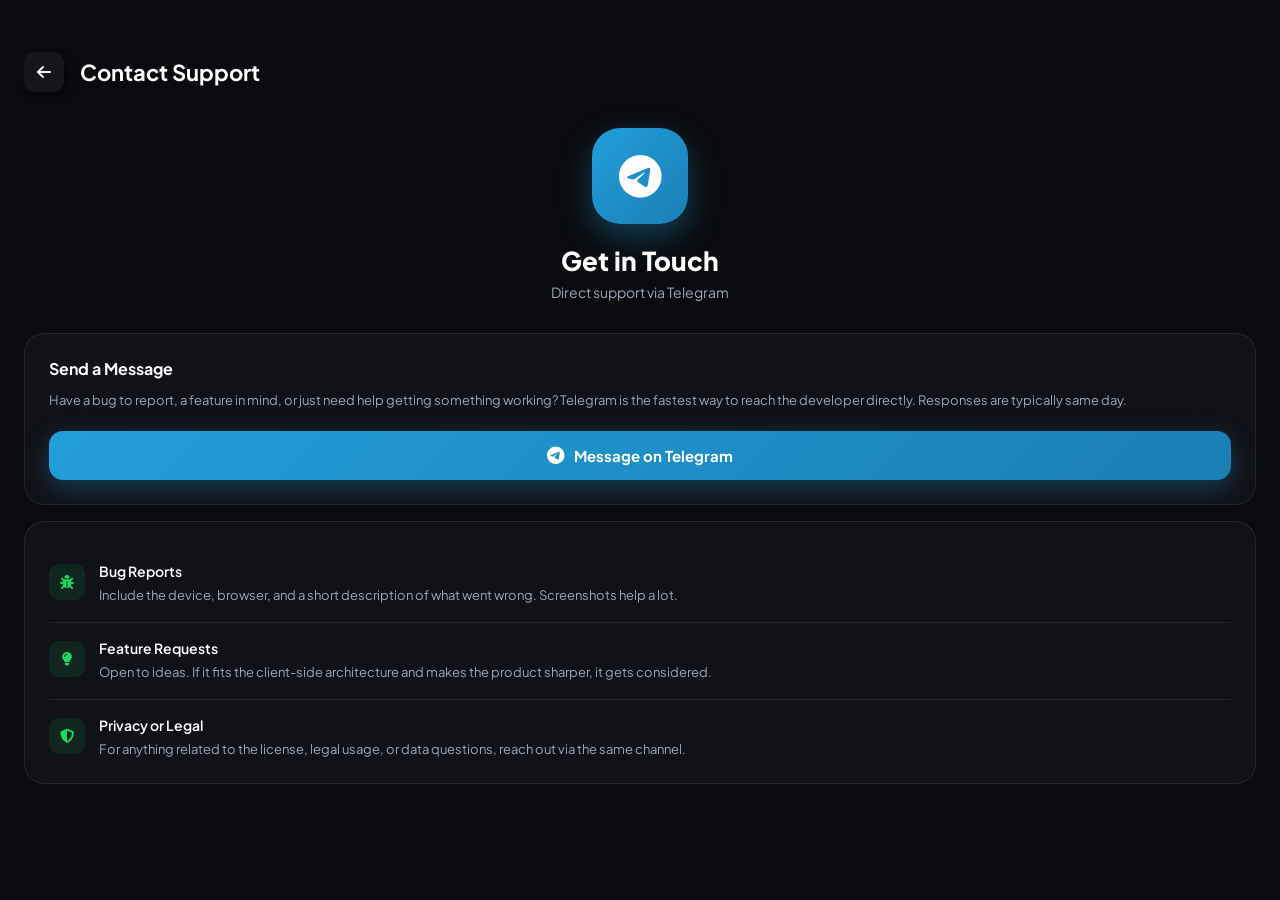
<file: contact.html>
<!DOCTYPE html>
<html lang="en">
<head>
    <meta charset="UTF-8">
    <meta name="viewport" content="width=device-width, initial-scale=1.0, maximum-scale=1.0, user-scalable=no">
    <title>Contact | Octave</title>
    <link rel="stylesheet" href="css/style.css">
    <link rel="stylesheet" href="https://cdnjs.cloudflare.com/ajax/libs/font-awesome/6.5.0/css/all.min.css">
    <link rel="preconnect" href="https://fonts.googleapis.com">
    <link rel="preconnect" href="https://fonts.gstatic.com" crossorigin>
    <link href="https://fonts.googleapis.com/css2?family=Plus+Jakarta+Sans:wght@400;500;600;700;800&display=swap" rel="stylesheet">
    <style>
        .contact-page-wrap {
            min-height: 100dvh;
            background: var(--bg-deep);
            overflow-y: auto;
            -webkit-overflow-scrolling: touch;
        }
        .contact-inner {
            padding: 0 24px calc(env(safe-area-inset-bottom, 0px) + 60px) 24px;
        }
        .contact-header {
            display: flex;
            align-items: center;
            gap: 16px;
            padding-top: 52px;
            padding-bottom: 36px;
        }
        .contact-header .icon-btn {
            width: 40px;
            height: 40px;
            background: var(--bg-surface);
            border-radius: 10px;
            display: flex;
            align-items: center;
            justify-content: center;
            font-size: 16px;
            flex-shrink: 0;
            box-shadow: var(--shadow-soft);
        }
        .contact-header h1 {
            font-size: 22px;
            font-weight: 700;
        }
        .contact-hero {
            text-align: center;
            margin-bottom: 32px;
        }
        .contact-avatar {
            width: 96px;
            height: 96px;
            background: linear-gradient(135deg, #229ED9 0%, #1A7FB5 100%);
            border-radius: 28px;
            display: flex;
            align-items: center;
            justify-content: center;
            font-size: 44px;
            color: #fff;
            margin: 0 auto 20px;
            box-shadow: 0 12px 32px rgba(34, 158, 217, 0.35);
        }
        .contact-hero h2 {
            font-size: 26px;
            font-weight: 800;
            margin-bottom: 6px;
        }
        .contact-hero p {
            color: var(--text-secondary);
            font-size: 14px;
        }
        .contact-card {
            background: var(--glass-bg);
            backdrop-filter: blur(16px);
            -webkit-backdrop-filter: blur(16px);
            border: 1px solid var(--glass-border);
            border-radius: 20px;
            padding: 24px;
            margin-bottom: 16px;
        }
        .contact-card h3 {
            font-size: 16px;
            font-weight: 700;
            margin-bottom: 10px;
            color: var(--text-primary);
        }
        .contact-card p {
            color: var(--text-secondary);
            font-size: 13px;
            line-height: 1.7;
            margin-bottom: 20px;
        }
        .telegram-btn {
            display: flex;
            align-items: center;
            justify-content: center;
            gap: 10px;
            width: 100%;
            padding: 15px;
            background: linear-gradient(135deg, #229ED9 0%, #1A7FB5 100%);
            color: #fff;
            text-decoration: none;
            border-radius: 14px;
            font-size: 15px;
            font-weight: 700;
            font-family: 'Plus Jakarta Sans', sans-serif;
            box-shadow: 0 8px 24px rgba(34, 158, 217, 0.3);
            transition: opacity 0.2s;
        }
        .telegram-btn:active {
            opacity: 0.85;
        }
        .info-row {
            display: flex;
            align-items: flex-start;
            gap: 14px;
            padding: 16px 0;
            border-bottom: 1px solid var(--glass-border);
        }
        .info-row:last-child {
            border-bottom: none;
            padding-bottom: 0;
        }
        .info-icon {
            width: 36px;
            height: 36px;
            background: rgba(30, 215, 96, 0.1);
            border-radius: 10px;
            display: flex;
            align-items: center;
            justify-content: center;
            font-size: 14px;
            color: var(--accent);
            flex-shrink: 0;
            margin-top: 2px;
        }
        .info-text strong {
            display: block;
            font-size: 14px;
            font-weight: 600;
            color: var(--text-primary);
            margin-bottom: 3px;
        }
        .info-text span {
            font-size: 13px;
            color: var(--text-secondary);
            line-height: 1.6;
        }
    </style>
</head>
<body style="margin: 0; overflow: hidden;">
    <div class="contact-page-wrap">
        <div class="contact-inner">

            <div class="contact-header">
                <a href="index.html" class="icon-btn" style="text-decoration: none; color: var(--text-primary);">
                    <i class="fa-solid fa-arrow-left"></i>
                </a>
                <h1>Contact Support</h1>
            </div>

            <div class="contact-hero">
                <div class="contact-avatar">
                    <i class="fa-brands fa-telegram"></i>
                </div>
                <h2>Get in Touch</h2>
                <p>Direct support via Telegram</p>
            </div>

            <div class="contact-card">
                <h3>Send a Message</h3>
                <p>Have a bug to report, a feature in mind, or just need help getting something working? Telegram is the fastest way to reach the developer directly. Responses are typically same day.</p>
                <a href="https://t.me/ucvezw" target="_blank" class="telegram-btn">
                    <i class="fa-brands fa-telegram" style="font-size: 18px;"></i>
                    Message on Telegram
                </a>
            </div>

            <div class="contact-card">
                <div class="info-row">
                    <div class="info-icon"><i class="fa-solid fa-bug"></i></div>
                    <div class="info-text">
                        <strong>Bug Reports</strong>
                        <span>Include the device, browser, and a short description of what went wrong. Screenshots help a lot.</span>
                    </div>
                </div>
                <div class="info-row">
                    <div class="info-icon"><i class="fa-solid fa-lightbulb"></i></div>
                    <div class="info-text">
                        <strong>Feature Requests</strong>
                        <span>Open to ideas. If it fits the client-side architecture and makes the product sharper, it gets considered.</span>
                    </div>
                </div>
                <div class="info-row">
                    <div class="info-icon"><i class="fa-solid fa-shield-halved"></i></div>
                    <div class="info-text">
                        <strong>Privacy or Legal</strong>
                        <span>For anything related to the license, legal usage, or data questions, reach out via the same channel.</span>
                    </div>
                </div>
            </div>

        </div>
    </div>
</body>
</html>
</file>
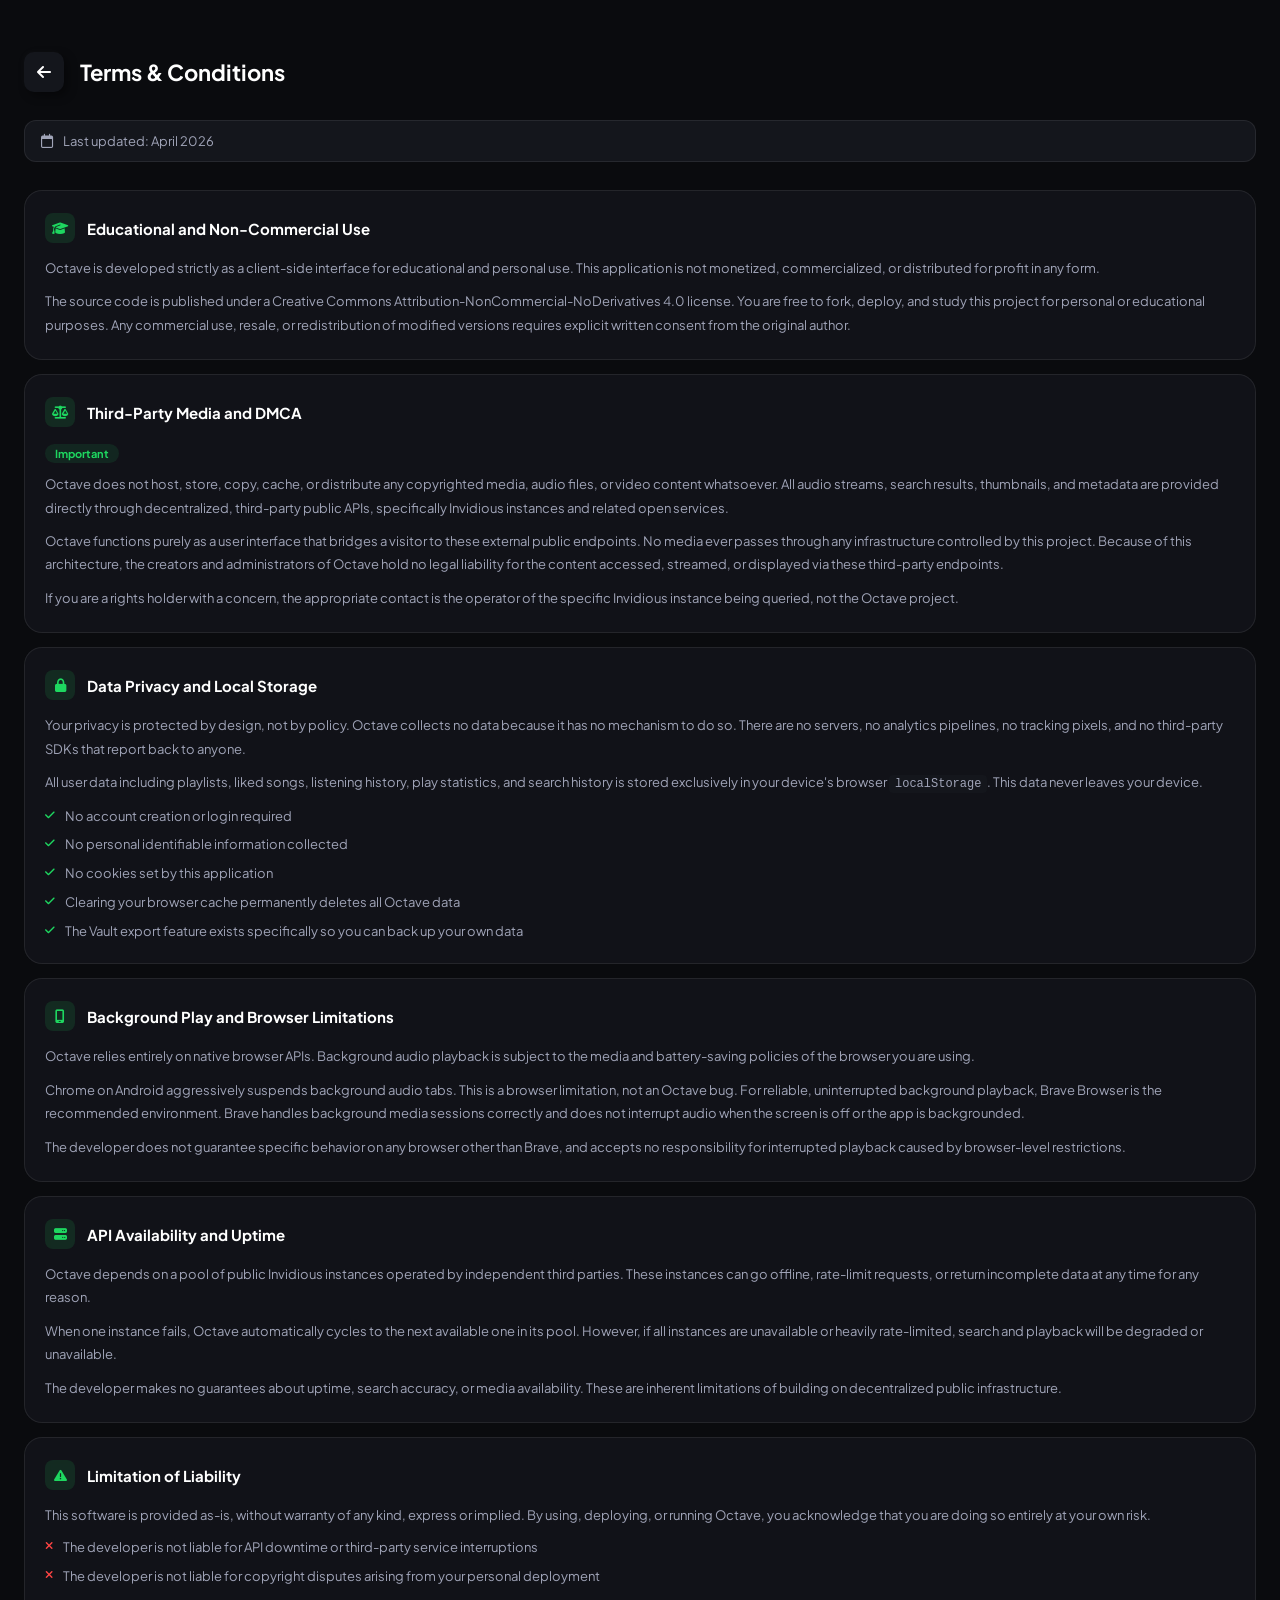
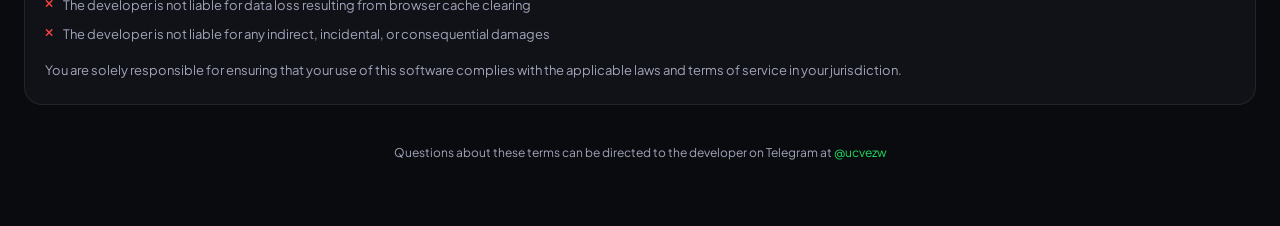
<file: terms (1).html>
<!DOCTYPE html>
<html lang="en">
<head>
    <meta charset="UTF-8">
    <meta name="viewport" content="width=device-width, initial-scale=1.0, maximum-scale=1.0, user-scalable=no">
    <title>Terms &amp; Conditions | Octave</title>
    <link rel="stylesheet" href="css/style.css">
    <link rel="stylesheet" href="https://cdnjs.cloudflare.com/ajax/libs/font-awesome/6.5.0/css/all.min.css">
    <link rel="preconnect" href="https://fonts.googleapis.com">
    <link rel="preconnect" href="https://fonts.gstatic.com" crossorigin>
    <link href="https://fonts.googleapis.com/css2?family=Plus+Jakarta+Sans:wght@400;500;600;700;800&display=swap" rel="stylesheet">
    <style>
        .terms-page-wrap {
            min-height: 100dvh;
            background: var(--bg-deep);
            overflow-y: auto;
            -webkit-overflow-scrolling: touch;
        }
        .terms-inner {
            padding: 0 24px calc(env(safe-area-inset-bottom, 0px) + 60px) 24px;
        }
        .terms-header {
            display: flex;
            align-items: center;
            gap: 16px;
            padding-top: 52px;
            padding-bottom: 28px;
        }
        .terms-header .icon-btn {
            width: 40px;
            height: 40px;
            background: var(--bg-surface);
            border-radius: 10px;
            display: flex;
            align-items: center;
            justify-content: center;
            font-size: 16px;
            flex-shrink: 0;
            box-shadow: var(--shadow-soft);
            color: var(--text-primary);
            text-decoration: none;
        }
        .terms-header h1 {
            font-size: 22px;
            font-weight: 700;
        }
        .terms-meta {
            display: flex;
            align-items: center;
            gap: 10px;
            margin-bottom: 28px;
            padding: 12px 16px;
            background: var(--bg-surface);
            border-radius: 12px;
            border: 1px solid var(--glass-border);
        }
        .terms-meta i {
            color: var(--text-secondary);
            font-size: 14px;
        }
        .terms-meta span {
            color: var(--text-secondary);
            font-size: 13px;
        }
        .terms-section {
            background: var(--glass-bg);
            backdrop-filter: blur(16px);
            -webkit-backdrop-filter: blur(16px);
            border: 1px solid var(--glass-border);
            border-radius: 18px;
            padding: 22px 20px;
            margin-bottom: 14px;
        }
        .terms-section-header {
            display: flex;
            align-items: center;
            gap: 12px;
            margin-bottom: 14px;
        }
        .section-num {
            width: 30px;
            height: 30px;
            background: rgba(30, 215, 96, 0.12);
            border-radius: 8px;
            display: flex;
            align-items: center;
            justify-content: center;
            font-size: 12px;
            font-weight: 800;
            color: var(--accent);
            flex-shrink: 0;
        }
        .section-icon {
            width: 30px;
            height: 30px;
            background: rgba(30, 215, 96, 0.12);
            border-radius: 8px;
            display: flex;
            align-items: center;
            justify-content: center;
            font-size: 13px;
            color: var(--accent);
            flex-shrink: 0;
        }
        .terms-section h3 {
            font-size: 15px;
            font-weight: 700;
            color: var(--text-primary);
        }
        .terms-section p {
            font-size: 13px;
            color: var(--text-secondary);
            line-height: 1.8;
        }
        .terms-section p + p {
            margin-top: 10px;
        }
        .highlight-pill {
            display: inline-block;
            background: rgba(30, 215, 96, 0.1);
            color: var(--accent);
            font-size: 11px;
            font-weight: 700;
            padding: 3px 10px;
            border-radius: 20px;
            margin-bottom: 10px;
        }
        .bullet-list {
            list-style: none;
            padding: 0;
            margin: 10px 0 0 0;
            display: flex;
            flex-direction: column;
            gap: 8px;
        }
        .bullet-list li {
            display: flex;
            align-items: flex-start;
            gap: 10px;
            font-size: 13px;
            color: var(--text-secondary);
            line-height: 1.6;
        }
        .bullet-list li i {
            font-size: 11px;
            color: var(--accent);
            margin-top: 4px;
            flex-shrink: 0;
        }
        .terms-footer {
            text-align: center;
            padding: 24px 0 4px;
        }
        .terms-footer p {
            font-size: 12px;
            color: var(--text-secondary);
            line-height: 1.7;
        }
        .terms-footer a {
            color: var(--accent);
            text-decoration: none;
        }
    </style>
</head>
<body style="margin: 0; overflow: hidden;">
    <div class="terms-page-wrap">
        <div class="terms-inner">

            <div class="terms-header">
                <a href="index.html" class="icon-btn">
                    <i class="fa-solid fa-arrow-left"></i>
                </a>
                <h1>Terms &amp; Conditions</h1>
            </div>

            <div class="terms-meta">
                <i class="fa-regular fa-calendar"></i>
                <span>Last updated: April 2026</span>
            </div>

            <div class="terms-section">
                <div class="terms-section-header">
                    <div class="section-icon"><i class="fa-solid fa-graduation-cap"></i></div>
                    <h3>Educational and Non-Commercial Use</h3>
                </div>
                <p>Octave is developed strictly as a client-side interface for educational and personal use. This application is not monetized, commercialized, or distributed for profit in any form.</p>
                <p>The source code is published under a Creative Commons Attribution-NonCommercial-NoDerivatives 4.0 license. You are free to fork, deploy, and study this project for personal or educational purposes. Any commercial use, resale, or redistribution of modified versions requires explicit written consent from the original author.</p>
            </div>

            <div class="terms-section">
                <div class="terms-section-header">
                    <div class="section-icon"><i class="fa-solid fa-scale-balanced"></i></div>
                    <h3>Third-Party Media and DMCA</h3>
                </div>
                <span class="highlight-pill">Important</span>
                <p>Octave does not host, store, copy, cache, or distribute any copyrighted media, audio files, or video content whatsoever. All audio streams, search results, thumbnails, and metadata are provided directly through decentralized, third-party public APIs, specifically Invidious instances and related open services.</p>
                <p>Octave functions purely as a user interface that bridges a visitor to these external public endpoints. No media ever passes through any infrastructure controlled by this project. Because of this architecture, the creators and administrators of Octave hold no legal liability for the content accessed, streamed, or displayed via these third-party endpoints.</p>
                <p>If you are a rights holder with a concern, the appropriate contact is the operator of the specific Invidious instance being queried, not the Octave project.</p>
            </div>

            <div class="terms-section">
                <div class="terms-section-header">
                    <div class="section-icon"><i class="fa-solid fa-lock"></i></div>
                    <h3>Data Privacy and Local Storage</h3>
                </div>
                <p>Your privacy is protected by design, not by policy. Octave collects no data because it has no mechanism to do so. There are no servers, no analytics pipelines, no tracking pixels, and no third-party SDKs that report back to anyone.</p>
                <p>All user data including playlists, liked songs, listening history, play statistics, and search history is stored exclusively in your device's browser <code style="background: var(--bg-surface); padding: 2px 6px; border-radius: 4px; font-size: 12px;">localStorage</code>. This data never leaves your device.</p>
                <ul class="bullet-list">
                    <li><i class="fa-solid fa-check"></i> No account creation or login required</li>
                    <li><i class="fa-solid fa-check"></i> No personal identifiable information collected</li>
                    <li><i class="fa-solid fa-check"></i> No cookies set by this application</li>
                    <li><i class="fa-solid fa-check"></i> Clearing your browser cache permanently deletes all Octave data</li>
                    <li><i class="fa-solid fa-check"></i> The Vault export feature exists specifically so you can back up your own data</li>
                </ul>
            </div>

            <div class="terms-section">
                <div class="terms-section-header">
                    <div class="section-icon"><i class="fa-solid fa-mobile-screen"></i></div>
                    <h3>Background Play and Browser Limitations</h3>
                </div>
                <p>Octave relies entirely on native browser APIs. Background audio playback is subject to the media and battery-saving policies of the browser you are using.</p>
                <p>Chrome on Android aggressively suspends background audio tabs. This is a browser limitation, not an Octave bug. For reliable, uninterrupted background playback, Brave Browser is the recommended environment. Brave handles background media sessions correctly and does not interrupt audio when the screen is off or the app is backgrounded.</p>
                <p>The developer does not guarantee specific behavior on any browser other than Brave, and accepts no responsibility for interrupted playback caused by browser-level restrictions.</p>
            </div>

            <div class="terms-section">
                <div class="terms-section-header">
                    <div class="section-icon"><i class="fa-solid fa-server"></i></div>
                    <h3>API Availability and Uptime</h3>
                </div>
                <p>Octave depends on a pool of public Invidious instances operated by independent third parties. These instances can go offline, rate-limit requests, or return incomplete data at any time for any reason.</p>
                <p>When one instance fails, Octave automatically cycles to the next available one in its pool. However, if all instances are unavailable or heavily rate-limited, search and playback will be degraded or unavailable.</p>
                <p>The developer makes no guarantees about uptime, search accuracy, or media availability. These are inherent limitations of building on decentralized public infrastructure.</p>
            </div>

            <div class="terms-section">
                <div class="terms-section-header">
                    <div class="section-icon"><i class="fa-solid fa-triangle-exclamation"></i></div>
                    <h3>Limitation of Liability</h3>
                </div>
                <p>This software is provided as-is, without warranty of any kind, express or implied. By using, deploying, or running Octave, you acknowledge that you are doing so entirely at your own risk.</p>
                <ul class="bullet-list">
                    <li><i class="fa-solid fa-xmark" style="color: #ff4444;"></i> The developer is not liable for API downtime or third-party service interruptions</li>
                    <li><i class="fa-solid fa-xmark" style="color: #ff4444;"></i> The developer is not liable for copyright disputes arising from your personal deployment</li>
                    <li><i class="fa-solid fa-xmark" style="color: #ff4444;"></i> The developer is not liable for data loss resulting from browser cache clearing</li>
                    <li><i class="fa-solid fa-xmark" style="color: #ff4444;"></i> The developer is not liable for any indirect, incidental, or consequential damages</li>
                </ul>
                <p style="margin-top: 14px;">You are solely responsible for ensuring that your use of this software complies with the applicable laws and terms of service in your jurisdiction.</p>
            </div>

            <div class="terms-footer">
                <p>Questions about these terms can be directed to the developer on Telegram at <a href="https://t.me/ucvezw">@ucvezw</a></p>
            </div>

        </div>
    </div>
</body>
</html>
</file>
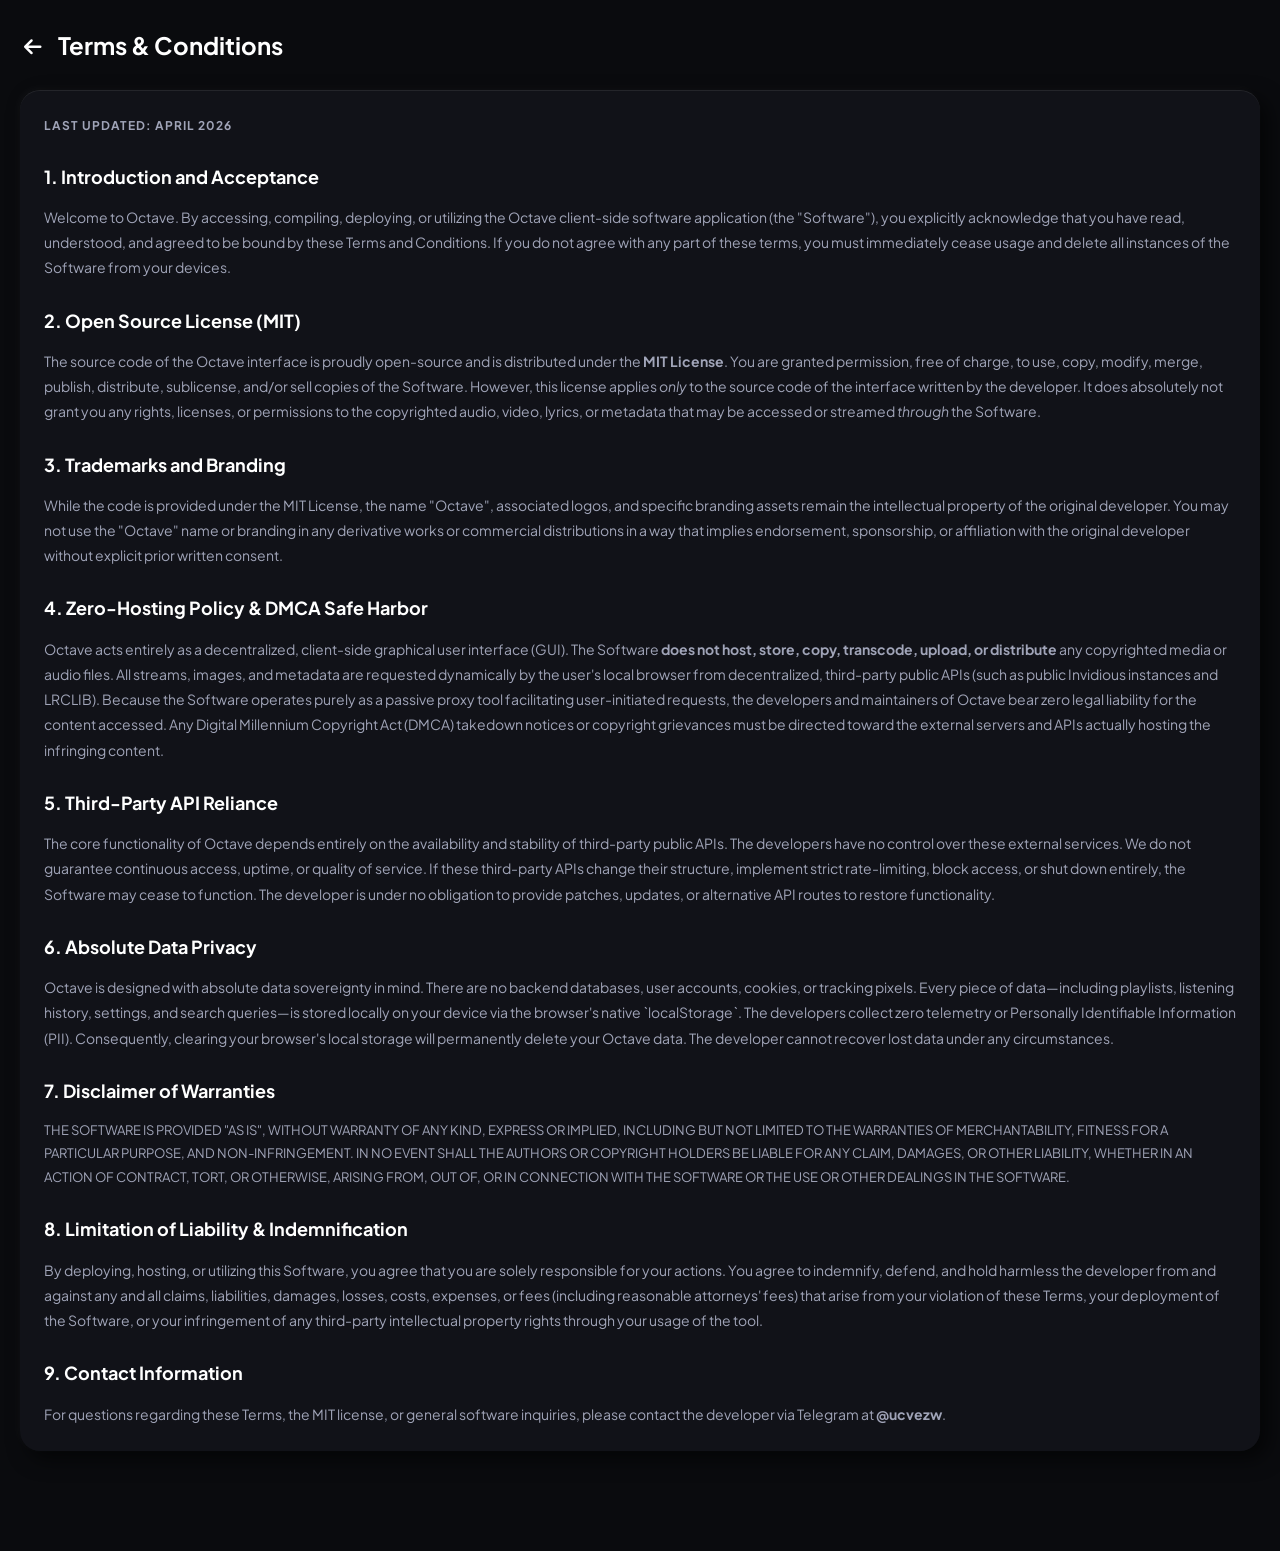
<file: terms.html>
<!DOCTYPE html>
<html lang="en">
<head>
    <meta charset="UTF-8">
    <meta name="viewport" content="width=device-width, initial-scale=1.0, maximum-scale=1.0, user-scalable=no">
    <title>Terms & Conditions | Octave</title>
    <link rel="stylesheet" href="css/style.css">
    <link rel="stylesheet" href="https://cdnjs.cloudflare.com/ajax/libs/font-awesome/6.5.0/css/all.min.css">
    <link rel="preconnect" href="https://fonts.googleapis.com">
    <link rel="preconnect" href="https://fonts.gstatic.com" crossorigin>
    <link href="https://fonts.googleapis.com/css2?family=Plus+Jakarta+Sans:wght@400;500;600;700;800&display=swap" rel="stylesheet">
</head>
<body style="overflow-y: auto; overflow-x: hidden;">
    <div class="mobile-app" style="display: block; padding: 20px 20px 180px 20px; box-sizing: border-box; width: 100%; min-height: 100vh;">
        
        <div style="display: flex; align-items: center; gap: 16px; margin-bottom: 30px; margin-top: 10px; padding-left: 4px;">
            <a href="index.html" class="icon-btn" style="text-decoration: none;"><i class="fa-solid fa-arrow-left"></i></a>
            <h1 style="font-size: 24px; font-weight: 700;">Terms & Conditions</h1>
        </div>

        <div class="glass-panel shadow-heavy" style="padding: 24px; border-radius: 20px; line-height: 1.8; color: var(--text-secondary); font-size: 14px;">
            <p style="margin-bottom: 24px; font-size: 12px; text-transform: uppercase; letter-spacing: 1px;"><strong>Last Updated: April 2026</strong></p>

            <h3 style="color: var(--text-primary); margin-bottom: 12px; font-size: 18px;">1. Introduction and Acceptance</h3>
            <p style="margin-bottom: 24px;">Welcome to Octave. By accessing, compiling, deploying, or utilizing the Octave client-side software application (the "Software"), you explicitly acknowledge that you have read, understood, and agreed to be bound by these Terms and Conditions. If you do not agree with any part of these terms, you must immediately cease usage and delete all instances of the Software from your devices.</p>

            <h3 style="color: var(--text-primary); margin-bottom: 12px; font-size: 18px;">2. Open Source License (MIT)</h3>
            <p style="margin-bottom: 24px;">The source code of the Octave interface is proudly open-source and is distributed under the <strong>MIT License</strong>. You are granted permission, free of charge, to use, copy, modify, merge, publish, distribute, sublicense, and/or sell copies of the Software. However, this license applies <em>only</em> to the source code of the interface written by the developer. It does absolutely not grant you any rights, licenses, or permissions to the copyrighted audio, video, lyrics, or metadata that may be accessed or streamed <em>through</em> the Software.</p>

            <h3 style="color: var(--text-primary); margin-bottom: 12px; font-size: 18px;">3. Trademarks and Branding</h3>
            <p style="margin-bottom: 24px;">While the code is provided under the MIT License, the name "Octave", associated logos, and specific branding assets remain the intellectual property of the original developer. You may not use the "Octave" name or branding in any derivative works or commercial distributions in a way that implies endorsement, sponsorship, or affiliation with the original developer without explicit prior written consent.</p>

            <h3 style="color: var(--text-primary); margin-bottom: 12px; font-size: 18px;">4. Zero-Hosting Policy & DMCA Safe Harbor</h3>
            <p style="margin-bottom: 24px;">Octave acts entirely as a decentralized, client-side graphical user interface (GUI). The Software <strong>does not host, store, copy, transcode, upload, or distribute</strong> any copyrighted media or audio files. All streams, images, and metadata are requested dynamically by the user's local browser from decentralized, third-party public APIs (such as public Invidious instances and LRCLIB). Because the Software operates purely as a passive proxy tool facilitating user-initiated requests, the developers and maintainers of Octave bear zero legal liability for the content accessed. Any Digital Millennium Copyright Act (DMCA) takedown notices or copyright grievances must be directed toward the external servers and APIs actually hosting the infringing content.</p>

            <h3 style="color: var(--text-primary); margin-bottom: 12px; font-size: 18px;">5. Third-Party API Reliance</h3>
            <p style="margin-bottom: 24px;">The core functionality of Octave depends entirely on the availability and stability of third-party public APIs. The developers have no control over these external services. We do not guarantee continuous access, uptime, or quality of service. If these third-party APIs change their structure, implement strict rate-limiting, block access, or shut down entirely, the Software may cease to function. The developer is under no obligation to provide patches, updates, or alternative API routes to restore functionality.</p>

            <h3 style="color: var(--text-primary); margin-bottom: 12px; font-size: 18px;">6. Absolute Data Privacy</h3>
            <p style="margin-bottom: 24px;">Octave is designed with absolute data sovereignty in mind. There are no backend databases, user accounts, cookies, or tracking pixels. Every piece of data—including playlists, listening history, settings, and search queries—is stored locally on your device via the browser's native `localStorage`. The developers collect zero telemetry or Personally Identifiable Information (PII). Consequently, clearing your browser's local storage will permanently delete your Octave data. The developer cannot recover lost data under any circumstances.</p>

            <h3 style="color: var(--text-primary); margin-bottom: 12px; font-size: 18px;">7. Disclaimer of Warranties</h3>
            <p style="margin-bottom: 24px; text-transform: uppercase; font-size: 13px;">The Software is provided "as is", without warranty of any kind, express or implied, including but not limited to the warranties of merchantability, fitness for a particular purpose, and non-infringement. In no event shall the authors or copyright holders be liable for any claim, damages, or other liability, whether in an action of contract, tort, or otherwise, arising from, out of, or in connection with the Software or the use or other dealings in the Software.</p>

            <h3 style="color: var(--text-primary); margin-bottom: 12px; font-size: 18px;">8. Limitation of Liability & Indemnification</h3>
            <p style="margin-bottom: 24px;">By deploying, hosting, or utilizing this Software, you agree that you are solely responsible for your actions. You agree to indemnify, defend, and hold harmless the developer from and against any and all claims, liabilities, damages, losses, costs, expenses, or fees (including reasonable attorneys' fees) that arise from your violation of these Terms, your deployment of the Software, or your infringement of any third-party intellectual property rights through your usage of the tool.</p>

            <h3 style="color: var(--text-primary); margin-bottom: 12px; font-size: 18px;">9. Contact Information</h3>
            <p>For questions regarding these Terms, the MIT license, or general software inquiries, please contact the developer via Telegram at <strong>@ucvezw</strong>.</p>
        </div>
        
        <div style="height: 100px; width: 100%;"></div>
    </div>
</body>
</html>
</file>
<file: css/style.css>
@import url('https://fonts.googleapis.com/css2?family=Bebas+Neue&family=Dancing+Script:wght@700&family=Inter:wght@400;700&family=Kanit:wght@300;800&family=Lora:ital@1&family=Montserrat:wght@800&family=Oswald:wght@500&family=Playfair+Display:ital,wght@1,700&family=Plus+Jakarta+Sans:wght@400;500;600;700;800&family=Roboto+Mono:wght@500&display=swap');

:root {
    /* Premium Dark Palette */
    --bg-deep: #0a0b0e;
    --bg-surface: #14161c;
    --accent: #1ed760; /* Octave Green */
    --text-primary: #ffffff;
    --text-secondary: #a0a4b8;
    
    /* Glassmorphism */
    --glass-bg: rgba(20, 22, 28, 0.75);
    --glass-border: rgba(255, 255, 255, 0.08);
    
    /* Heavy Duty Shadows */
    --shadow-soft: 4px 4px 10px rgba(0, 0, 0, 0.4), -2px -2px 6px rgba(255, 255, 255, 0.02);
    --shadow-heavy: 8px 8px 20px rgba(0, 0, 0, 0.6), -2px -2px 8px rgba(255, 255, 255, 0.03);
}

* {
    box-sizing: border-box;
    margin: 0;
    padding: 0;
    -webkit-tap-highlight-color: transparent;
}

body {
    font-family: 'Plus Jakarta Sans', sans-serif;
    background-color: var(--bg-deep);
    color: var(--text-primary);
    overflow: hidden; /* Lock body */
    height: 100dvh; /* Mobile viewport height fix */
}

/* Base App Structure */
.mobile-app {
    position: relative;
    height: 100%;
    width: 100%;
    display: flex;
    flex-direction: column;
}

/* Scroll Utilities (Hidden scrollbars for clean mobile UI) */
.scroll-y { overflow-y: auto; overflow-x: hidden; }
.scroll-x { overflow-x: auto; overflow-y: hidden; white-space: nowrap; }
.scroll-y::-webkit-scrollbar, .scroll-x::-webkit-scrollbar { display: none; }
.scroll-y, .scroll-x { -ms-overflow-style: none; scrollbar-width: none; }

.main-content {
    flex: 1;
    padding-bottom: 20px;
}

.bottom-spacer {
    height: 160px; /* Space for mini-player and bottom nav */
}

/* --- HEADER & CHIPS --- */
.app-header {
    padding: 40px 20px 20px 20px;
    background: linear-gradient(to bottom, rgba(30, 215, 96, 0.15) 0%, var(--bg-deep) 100%);
}

.greeting {
    display: flex;
    justify-content: space-between;
    align-items: center;
    margin-bottom: 24px;
}

.greeting h1 {
    font-size: 24px;
    font-weight: 700;
    letter-spacing: -0.5px;
}

.header-actions {
    display: flex;
    gap: 16px;
}

.icon-btn {
    background: transparent;
    border: none;
    color: var(--text-primary);
    font-size: 20px;
    cursor: pointer;
}

.filter-chips {
    display: flex;
    gap: 10px;
    padding-bottom: 5px;
}

.chip {
    background: var(--bg-surface);
    color: var(--text-primary);
    padding: 8px 16px;
    border-radius: 20px;
    font-size: 13px;
    font-weight: 500;
    box-shadow: var(--shadow-soft);
    border: 1px solid rgba(255,255,255,0.02);
}

.chip.active {
    background: var(--accent);
    color: var(--bg-deep);
    font-weight: 600;
}

/* --- SECTIONS & CARDS --- */
.content-section {
    padding: 24px 0 0 20px;
}

.section-title {
    font-size: 20px;
    font-weight: 700;
    margin-bottom: 16px;
}

/* Horizontal Scrolling Cards */
.horizontal-scroll {
    display: flex;
    gap: 16px;
    padding-right: 20px;
}

.square-card {
    width: 140px;
    display: flex;
    flex-direction: column;
    gap: 10px;
}

.card-art {
    width: 140px;
    height: 140px;
    background: #2a2d36;
    border-radius: 12px;
}

.shadow-heavy {
    box-shadow: var(--shadow-heavy);
}

.card-title {
    font-size: 13px;
    font-weight: 600;
    color: var(--text-secondary);
    text-overflow: ellipsis;
    overflow: hidden;
}

/* Vertical Lists */
.vertical-list {
    display: flex;
    flex-direction: column;
    gap: 16px;
    padding-right: 20px;
}

.list-item {
    display: flex;
    align-items: center;
    gap: 14px;
}

.list-art {
    width: 65px;
    height: 65px;
    background: #2a2d36;
    border-radius: 8px;
    flex-shrink: 0;
}

.list-info {
    flex: 1;
    min-width: 0;
}

.list-title {
    font-size: 15px;
    font-weight: 600;
    margin-bottom: 4px;
    white-space: nowrap;
    overflow: hidden;
    text-overflow: ellipsis;
}

.list-subtitle {
    font-size: 13px;
    color: var(--text-secondary);
    white-space: nowrap;
    overflow: hidden;
    text-overflow: ellipsis;
}

/* --- GLASSMORPHISM COMPONENTS --- */
.glass-panel {
    background: var(--glass-bg);
    backdrop-filter: blur(16px);
    -webkit-backdrop-filter: blur(16px);
    border-top: 1px solid var(--glass-border);
}

/* Floating Mini Player */
.mini-player {
    position: fixed;
    bottom: 70px; /* Sits right above nav */
    left: 8px;
    right: 8px;
    border-radius: 12px;
    overflow: hidden;
    z-index: 100;
    box-shadow: 0 10px 30px rgba(0,0,0,0.5);
    border: 1px solid var(--glass-border);
}

.progress-bar-mini {
    height: 2px;
    background: var(--text-primary);
    position: absolute;
    top: 0; left: 0;
    border-radius: 2px;
}

.mini-inner {
    display: flex;
    align-items: center;
    padding: 8px 12px;
    gap: 12px;
}

.mini-art {
    width: 40px;
    height: 40px;
    border-radius: 6px;
    background: #444;
    box-shadow: var(--shadow-soft);
}

.mini-info {
    flex: 1;
    min-width: 0;
}

.mini-title {
    font-size: 13px;
    font-weight: 700;
    white-space: nowrap;
    overflow: hidden;
    text-overflow: ellipsis;
}

.mini-artist {
    font-size: 12px;
    color: var(--accent);
}

.mini-controls {
    display: flex;
    align-items: center;
    gap: 16px;
}

.mini-controls .icon-btn {
    font-size: 18px;
    color: var(--text-primary);
}

/* Bottom Navigation Bar */
.bottom-nav {
    position: fixed;
    bottom: 0;
    left: 0;
    width: 100%;
    height: 65px;
    display: flex;
    justify-content: space-around;
    align-items: center;
    z-index: 90;
    padding-bottom: 5px; /* Safe area adjustment */
}

.nav-item {
    display: flex;
    flex-direction: column;
    align-items: center;
    gap: 4px;
    color: var(--text-secondary);
    cursor: pointer;
    width: 60px;
}

.nav-item i {
    font-size: 20px;
    transition: transform 0.2s;
}

.nav-item span {
    font-size: 10px;
    font-weight: 500;
}

.nav-item.active {
    color: var(--text-primary);
}

.nav-item.active i {
    transform: scale(1.1);
}

/* --- DYNAMIC VIEWS (SEARCH & LIBRARY) --- */
.search-header { 
    padding: 40px 20px 20px 20px; 
    background: var(--bg-deep); 
}

.search-title { 
    font-size: 24px; 
    font-weight: 700; 
    margin-bottom: 16px; 
}

.search-input-wrap { 
    position: relative; 
}

.search-input-wrap i { 
    position: absolute; 
    left: 16px; 
    top: 50%; 
    transform: translateY(-50%); 
    color: var(--text-secondary); 
}

.search-box { 
    width: 100%; 
    background: var(--bg-surface); 
    border: 1px solid var(--glass-border); 
    padding: 14px 14px 14px 44px; 
    border-radius: 8px; 
    color: var(--text-primary); 
    font-family: inherit; 
    font-size: 14px; 
    box-shadow: var(--shadow-soft); 
    outline: none; 
}

.search-box:focus { 
    border-color: var(--accent); 
}

.search-results { 
    padding: 20px; 
    display: flex; 
    flex-direction: column; 
    gap: 12px; 
}

.result-item { 
    display: flex; 
    align-items: center; 
    gap: 14px; 
    padding: 12px; 
    background: var(--bg-surface); 
    border-radius: 8px; 
    box-shadow: var(--shadow-soft); 
    cursor: pointer; 
    transition: background 0.2s; 
}

.result-item:active { 
    background: var(--bg-deep); 
}

.result-thumb { 
    width: 50px; 
    height: 50px; 
    border-radius: 6px; 
    background: #2a2d36; 
    object-fit: cover; 
}

.result-info { 
    flex: 1; 
    min-width: 0; 
}

.result-title { 
    font-size: 14px; 
    font-weight: 600; 
    white-space: nowrap; 
    overflow: hidden; 
    text-overflow: ellipsis; 
    margin-bottom: 4px; 
}

.result-artist { 
    font-size: 12px; 
    color: var(--text-secondary); 
}

.spinner { 
    border: 3px solid rgba(255,255,255,0.1); 
    border-top-color: var(--accent); 
    border-radius: 50%; 
    width: 24px; 
    height: 24px; 
    animation: spin 1s linear infinite; 
    margin: 20px auto; 
}

@keyframes spin { 
    to { transform: rotate(360deg); } 
}

/* --- PERFECTLY FITTING FULL PLAYER (SPOTIFY STYLE) --- */
.full-player-overlay {
    position: fixed;
    top: 100dvh; /* Dynamic Viewport Height prevents mobile UI cutoff */
    left: 0;
    width: 100vw;
    height: 100dvh;
    background: linear-gradient(180deg, #1e2128 0%, var(--bg-deep) 100%);
    z-index: 1000;
    display: flex;
    flex-direction: column;
    padding: 20px;
    padding-bottom: max(20px, env(safe-area-inset-bottom)); /* Safe zone */
    box-sizing: border-box;
    overflow: hidden; /* Hard lock to exactly 1 screen */
    transition: top 0.35s cubic-bezier(0.2, 0.8, 0.2, 1);
    touch-action: none; /* Prevents address bar bouncing and scrolling */
}

.full-player-overlay.active {
    top: 0;
}

.fp-header {
    flex: 0 0 auto;
    display: flex;
    justify-content: space-between;
    align-items: center;
    padding-top: 10px;
    margin-bottom: 20px;
}

.fp-header-title {
    font-size: 12px;
    font-weight: 700;
    letter-spacing: 1px;
    text-transform: uppercase;
    color: var(--text-secondary);
}

.fp-art-container {
    flex: 1 1 auto; 
    min-height: 0; 
    display: flex;
    align-items: center;
    justify-content: center;
    margin-bottom: 30px;
}

#fp-art {
    height: auto;
    max-height: 100%;
    max-width: 100%;
    aspect-ratio: 1/1; 
    object-fit: contain; /* Keeps image sharp and correctly sized */
    border-radius: 12px;
    box-shadow: 0 20px 40px rgba(0,0,0,0.6);
    display: none;
}

.fp-info-row {
    flex: 0 0 auto;
    display: flex;
    justify-content: space-between;
    align-items: center;
    margin-bottom: 20px;
}

.fp-meta {
    flex: 1;
    min-width: 0;
    padding-right: 16px;
}

#fp-title {
    font-size: 22px;
    font-weight: 800;
    margin-bottom: 4px;
    white-space: nowrap;
    overflow: hidden;
    text-overflow: ellipsis;
}

#fp-artist {
    font-size: 16px;
    color: var(--text-secondary);
}

/* Balanced action buttons */
.fp-actions-grid {
    flex: 0 0 auto;
    display: flex;
    justify-content: space-between;
    align-items: center;
    padding: 0;
    margin-bottom: 20px;
}

.fp-actions-grid .icon-btn {
    background: transparent;
    border: none;
    color: var(--text-secondary);
    font-size: 15px;
    font-family: 'Plus Jakarta Sans', sans-serif;
    font-weight: 600;
    display: flex;
    align-items: center;
    gap: 8px;
    padding: 8px 12px;
    cursor: pointer;
    transition: color 0.2s;
}

.fp-actions-grid .icon-btn i {
    font-size: 18px;
}

.fp-actions-grid .icon-btn:active {
    color: var(--text-primary);
}

.fp-progress-section {
    flex: 0 0 auto;
    margin-bottom: 20px;
}

.fp-progress-bar {
    width: 100%;
    height: 4px;
    background: rgba(255,255,255,0.25); /* Made brighter to fix missing line */
    border-radius: 2px;
    margin-bottom: 12px;
    cursor: pointer;
    position: relative;
}

/* Invisible hit area for sliding fat fingers without hiding the line */
.fp-progress-bar::before {
    content: '';
    position: absolute;
    top: -15px;
    bottom: -15px;
    left: -10px;
    right: -10px;
}

.fp-progress-fill {
    height: 100%;
    background: var(--text-primary);
    border-radius: 2px;
    position: absolute;
    top: 0;
    left: 0;
    transition: width 0.1s linear;
    pointer-events: none; /* So it doesn't block the hit area */
}

.fp-progress-fill::after {
    content: '';
    position: absolute;
    right: -6px;
    top: -4px;
    width: 12px;
    height: 12px;
    background: var(--text-primary);
    border-radius: 50%;
    box-shadow: 0 0 10px rgba(255,255,255,0.5);
}

.fp-time-row {
    display: flex;
    justify-content: space-between;
    font-size: 12px;
    color: var(--text-secondary);
    font-weight: 500;
}

.fp-controls {
    flex: 0 0 auto;
    display: flex;
    justify-content: center; /* Centers everything */
    align-items: center;
    gap: 40px; /* Brings buttons closer to play/pause */
    padding: 0 20px;
    margin-bottom: 10px;
}

/* Increased Prev/Next buttons by 20% */
.fp-controls .icon-btn.sm {
    font-size: 24px; 
    padding: 10px;
}

.play-btn-huge {
    width: 64px;
    height: 64px;
    border-radius: 50%;
    background: var(--accent);
    color: var(--bg-deep);
    border: none;
    font-size: 24px;
    display: flex;
    justify-content: center;
    align-items: center;
    box-shadow: 0 8px 24px rgba(30, 215, 96, 0.3);
}

/* --- MODALS & UI OVERLAYS --- */
.modal-overlay {
    position: fixed;
    top: 0; left: 0; width: 100%; height: 100%;
    background: rgba(10, 11, 14, 0.8);
    backdrop-filter: blur(5px);
    z-index: 2000;
    display: flex;
    align-items: center;
    justify-content: center;
    padding: 20px;
    opacity: 0;
    pointer-events: none;
    transition: opacity 0.3s ease;
}

.modal-overlay.active {
    opacity: 1;
    pointer-events: auto;
}

.modal-content {
    background: var(--bg-surface);
    width: 100%;
    max-width: 340px;
    border-radius: 20px;
    padding: 24px;
    border: 1px solid var(--glass-border);
    transform: translateY(20px);
    transition: transform 0.3s cubic-bezier(0.2, 0.8, 0.2, 1);
}

.modal-overlay.active .modal-content {
    transform: translateY(0);
}

.modal-actions {
    display: flex;
    gap: 12px;
}

.btn-primary, .btn-secondary {
    flex: 1;
    padding: 14px;
    border-radius: 12px;
    font-size: 14px;
    font-weight: 600;
    font-family: inherit;
    cursor: pointer;
    text-align: center;
    text-decoration: none;
    border: none;
    transition: all 0.2s;
}

.btn-primary {
    background: var(--accent);
    color: var(--bg-deep);
}

.btn-primary:active { background: #18ab4c; }

.btn-secondary {
    background: transparent;
    color: var(--text-primary);
    border: 1px solid var(--glass-border);
}

.btn-secondary:active { background: rgba(255,255,255,0.05); }

.modern-input {
    width: 100%;
    background: var(--bg-deep);
    border: 1px solid var(--glass-border);
    color: var(--text-primary);
    padding: 14px 16px;
    border-radius: 12px;
    font-family: inherit;
    font-size: 15px;
    outline: none;
}

.modern-input:focus {
    border-color: var(--accent);
}

/* --- HAMBURGER SIDE DRAWER --- */
.drawer-backdrop {
    position: fixed;
    top: 0; left: 0; width: 100%; height: 100%;
    background: rgba(0,0,0,0.6);
    z-index: 1500;
    opacity: 0;
    pointer-events: none;
    transition: opacity 0.3s ease;
}

.drawer-backdrop.active {
    opacity: 1;
    pointer-events: auto;
}

.side-drawer {
    position: fixed;
    top: 0; right: -300px;
    width: 280px;
    height: 100%;
    background: var(--bg-surface);
    z-index: 1501;
    box-shadow: -10px 0 30px rgba(0,0,0,0.5);
    transition: right 0.3s cubic-bezier(0.2, 0.8, 0.2, 1);
    display: flex;
    flex-direction: column;
}

.side-drawer.active {
    right: 0;
}

.drawer-header {
    padding: 30px 20px 20px;
    display: flex;
    justify-content: space-between;
    align-items: center;
    border-bottom: 1px solid var(--glass-border);
}

.drawer-header h2 { font-size: 20px; }

.drawer-links {
    padding: 20px;
    display: flex;
    flex-direction: column;
    gap: 8px;
}

.drawer-item {
    padding: 16px;
    border-radius: 12px;
    color: var(--text-primary);
    text-decoration: none;
    font-weight: 500;
    display: flex;
    align-items: center;
    gap: 16px;
    cursor: pointer;
    transition: background 0.2s;
}

.drawer-item i {
    font-size: 18px;
    color: var(--text-secondary);
    width: 20px;
    text-align: center;
}

.drawer-item:hover, .drawer-item:active {
    background: rgba(255,255,255,0.05);
}

/* --- Z-INDEX FIXES & OVERLAYS --- */
.drawer-backdrop { z-index: 3000 !important; }
.side-drawer { z-index: 3001 !important; }
.modal-overlay { z-index: 4000 !important; }

.track-opts-btn {
    background: transparent;
    border: none;
    color: var(--text-secondary);
    padding: 10px;
    font-size: 16px;
    cursor: pointer;
}

.empty-state-text {
    color: var(--text-secondary);
    font-size: 13px;
    text-align: center;
    padding: 20px 0;
}

.full-overlay-panel { 
    position: absolute; 
    top: 0; left: 0; 
    width: 100%; height: 100%; 
    background: rgba(10, 11, 14, 0.95); 
    backdrop-filter: blur(15px); 
    z-index: 100; 
    padding: 60px 20px 20px; 
    display: none; 
    flex-direction: column; 
    overflow-y: auto; 
    opacity: 0; 
    transition: opacity 0.3s ease; 
}
.full-overlay-panel.active { 
    display: flex; 
    opacity: 1; 
}

.panel-header { 
    display: flex; 
    justify-content: space-between; 
    align-items: center; 
    margin-bottom: 24px; 
    border-bottom: 1px solid var(--glass-border);
    padding-bottom: 16px;
}
.panel-header h2 { font-size: 20px; font-weight: 700; color: var(--text-primary); }

/* --- SPLASH SCREEN --- */
.splash-screen {
    position: fixed;
    top: 0; left: 0; width: 100%; height: 100%;
    background: var(--bg-deep);
    z-index: 9999;
    display: flex;
    flex-direction: column;
    align-items: center;
    justify-content: center;
    transition: opacity 0.6s ease, visibility 0.6s ease;
}

.splash-logo {
    width: 110px;
    height: 110px;
    border-radius: 24px;
    margin-bottom: 24px;
    box-shadow: 0 10px 30px rgba(30, 215, 96, 0.2);
    animation: splashPulse 2s infinite ease-in-out;
    object-fit: cover;
}

.splash-text {
    color: var(--text-primary); 
    font-size: 17px; 
    text-align: center;
    max-width: 320px;
    line-height: 1.6;
    font-style: italic;
    font-weight: 800; 
    text-shadow: 0 2px 10px rgba(255, 255, 255, 0.3);
}

@keyframes splashPulse {
    0% { transform: scale(1); }
    50% { transform: scale(1.08); }
    100% { transform: scale(1); }
}

/* --- NEW ELEGANT LYRICS & FONT PICKER --- */
.lyrics-font-selector {
    display: flex;
    gap: 12px;
    padding: 10px 0 20px;
    margin-bottom: 20px;
    border-bottom: 1px solid var(--glass-border);
}

.font-option {
    padding: 8px 16px;
    background: var(--glass-bg);
    border: 1px solid var(--glass-border);
    border-radius: 8px;
    white-space: nowrap;
    font-size: 14px;
    color: #ffffff;
    cursor: pointer;
    transition: all 0.2s;
}

.font-option.active {
    background: #ffffff;
    color: #000000;
}

#lyrics-content {
    transition: all 0.4s ease;
    padding-bottom: 100px;
}

/* Restored clean, crisp lyrics */
.lyric-line {
    font-size: 20px;
    font-weight: 700;
    line-height: 1.6;
    color: #ffffff;
    text-align: center;
    margin-bottom: 24px;
}

/* Hide scrollbar but keep functionality */
#fp-overlay-content::-webkit-scrollbar {
    display: none;
}
/* --- SPOTIFY-GRADE UI FIX: DYNAMIC VIEWPORT & PERFECT 1:1 ART --- */

/* 1. Resize height dynamically WITHOUT breaking the close button / slide animation */
#full-player {
    height: 100dvh !important; 
    /* INCREASED BOTTOM PADDING: Raises the floor of the app so Brave UI can never touch the buttons */
    padding-bottom: calc(45px + env(safe-area-inset-bottom)) !important; 
    box-sizing: border-box !important;
}

/* Only apply the flex layout when the player is actually ACTIVE */
#full-player.active {
    display: flex !important;
    flex-direction: column !important;
}

/* 2. Make the album art responsive to HEIGHT so it NEVER pushes controls off screen */
.fp-art-container {
    position: relative !important;
    width: calc(100vw - 48px) !important;
    max-width: 45vh !important; 
    aspect-ratio: 1 / 1 !important; 
    margin: auto !important; 
    flex-shrink: 0 !important;
}

#fp-art {
    position: absolute !important;
    top: 0 !important;
    left: 0 !important;
    width: 100% !important;
    height: 100% !important;
    object-fit: cover !important; 
    object-position: center !important;
    border-radius: 12px !important;
    display: block !important;
    box-shadow: 0 10px 40px rgba(0,0,0,0.4) !important; 
}

/* 3. Protect the bottom controls from being squished */
.fp-header,
.fp-info-row, 
.fp-actions-grid, 
.fp-progress-section, 
.fp-controls {
    flex-shrink: 0 !important; 
}

/* 4. TIGHTEN GAP: Brings play buttons closer to the progress line */
.fp-progress-section {
    margin-bottom: 12px !important; /* Adjust this to change distance to the buttons */
}

.fp-controls {
    margin-top: 0 !important; /* Removes any default gap above the play buttons */
}
/* --- NATIVE APP OVERSCROLL / RUBBER-BANDING FIX --- */

/* 1. Stop the whole webpage from bouncing at the top and bottom */
html, body {
    overscroll-behavior-y: none !important; /* Disables the pull-to-refresh and bottom bounce */
    background-color: #0a0b0e !important; /* Forces the absolute bottom layer to match your dark theme perfectly */
}

/* 2. Contain scrolling strictly to your app's scrollable areas */
.mobile-app, 
.main-content, 
#dynamic-view, 
.scroll-y, 
#full-player {
    overscroll-behavior-y: contain !important; 
    -webkit-overflow-scrolling: touch !important; /* Ensures smooth, native-feeling scrolling on iOS */
}
/* =========================================
   routing.css - Telegram Routing Dashboard
   ========================================= */

.route-card {
    display: flex; 
    align-items: center; 
    gap: 16px; 
    padding: 16px;
    background: var(--glass-bg); 
    border: 2px solid var(--glass-border);
    border-radius: 12px; 
    cursor: pointer; 
    transition: 0.3s ease; 
    opacity: 0.5;
}

.route-card.active {
    border-color: var(--accent); 
    opacity: 1; 
    background: rgba(30, 215, 96, 0.05);
}

.route-card i { 
    font-size: 24px; 
    color: var(--text-secondary); 
    transition: 0.3s; 
}

.route-card.active i { 
    color: var(--accent); 
}

.rc-title { 
    font-size: 15px; 
    font-weight: 700; 
    color: var(--text-primary); 
    margin-bottom: 4px; 
}

.rc-sub { 
    font-size: 12px; 
    color: var(--text-secondary); 
}
</file>
